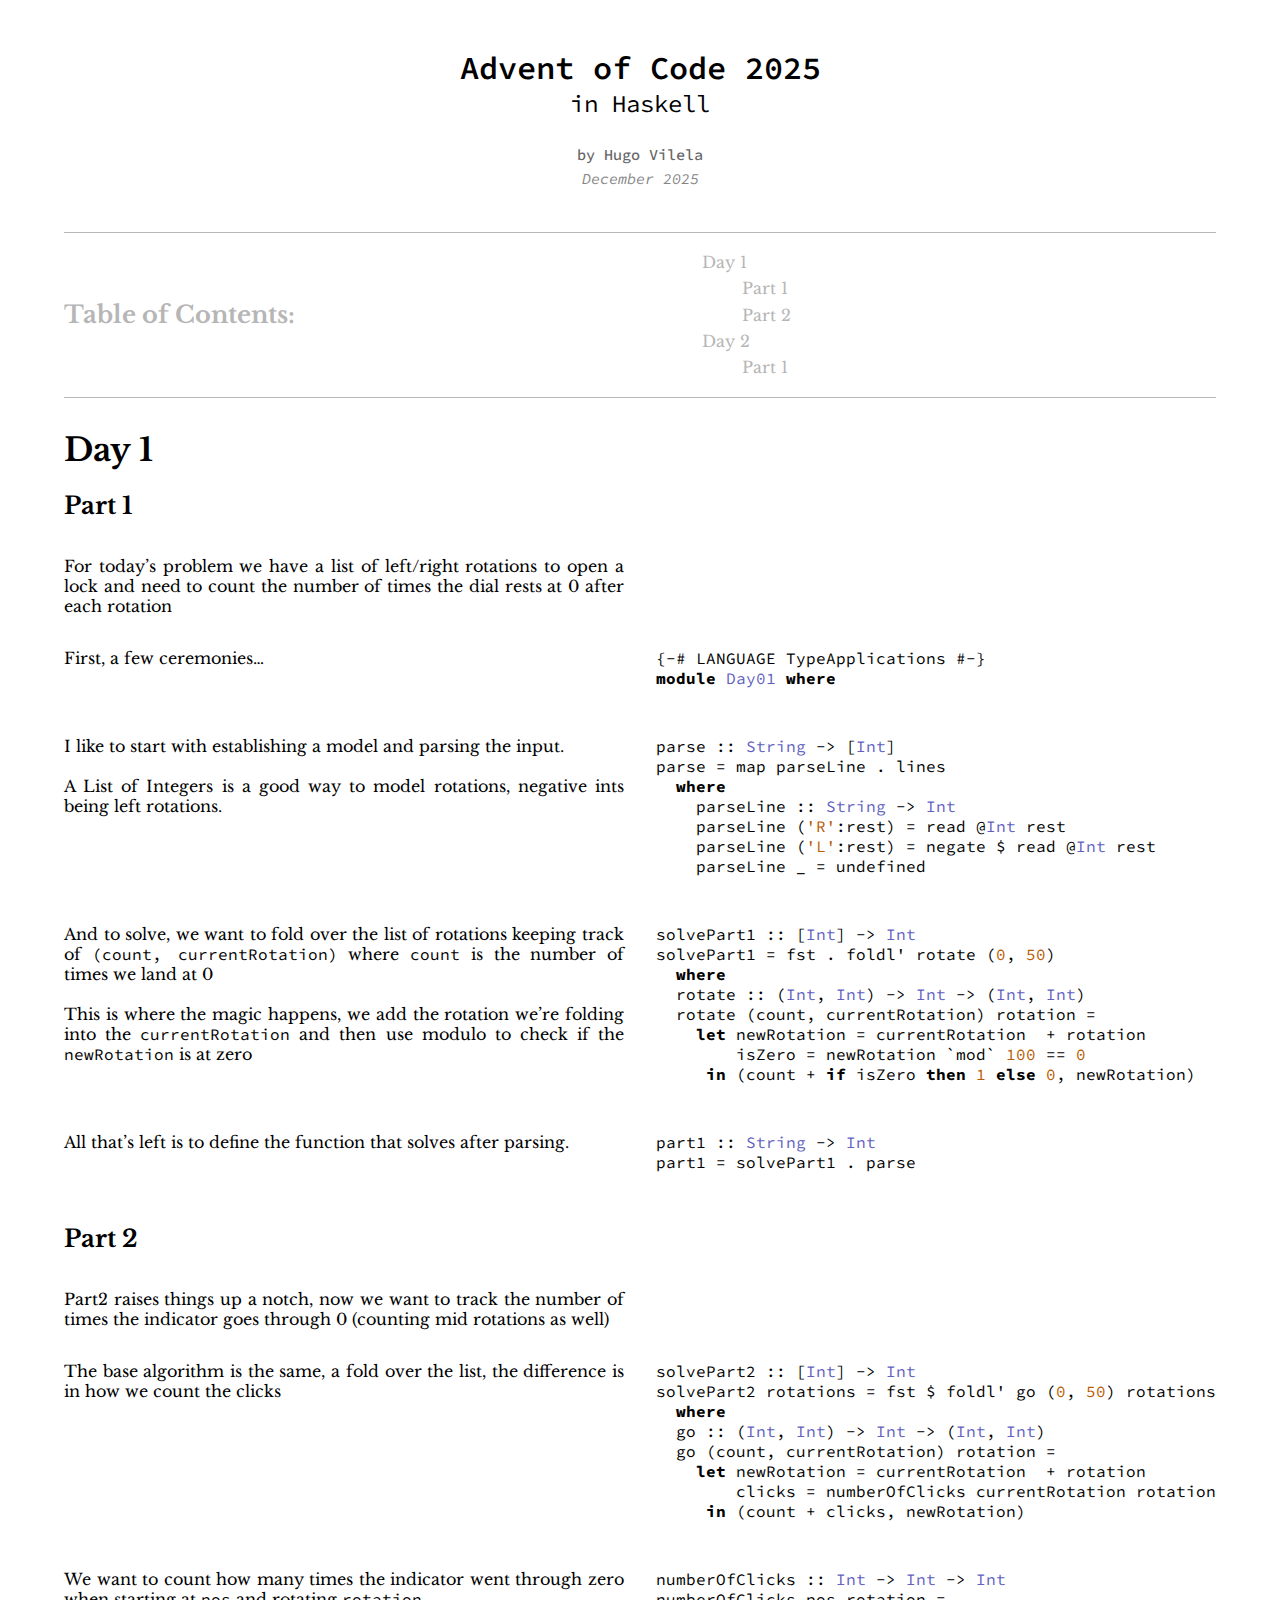
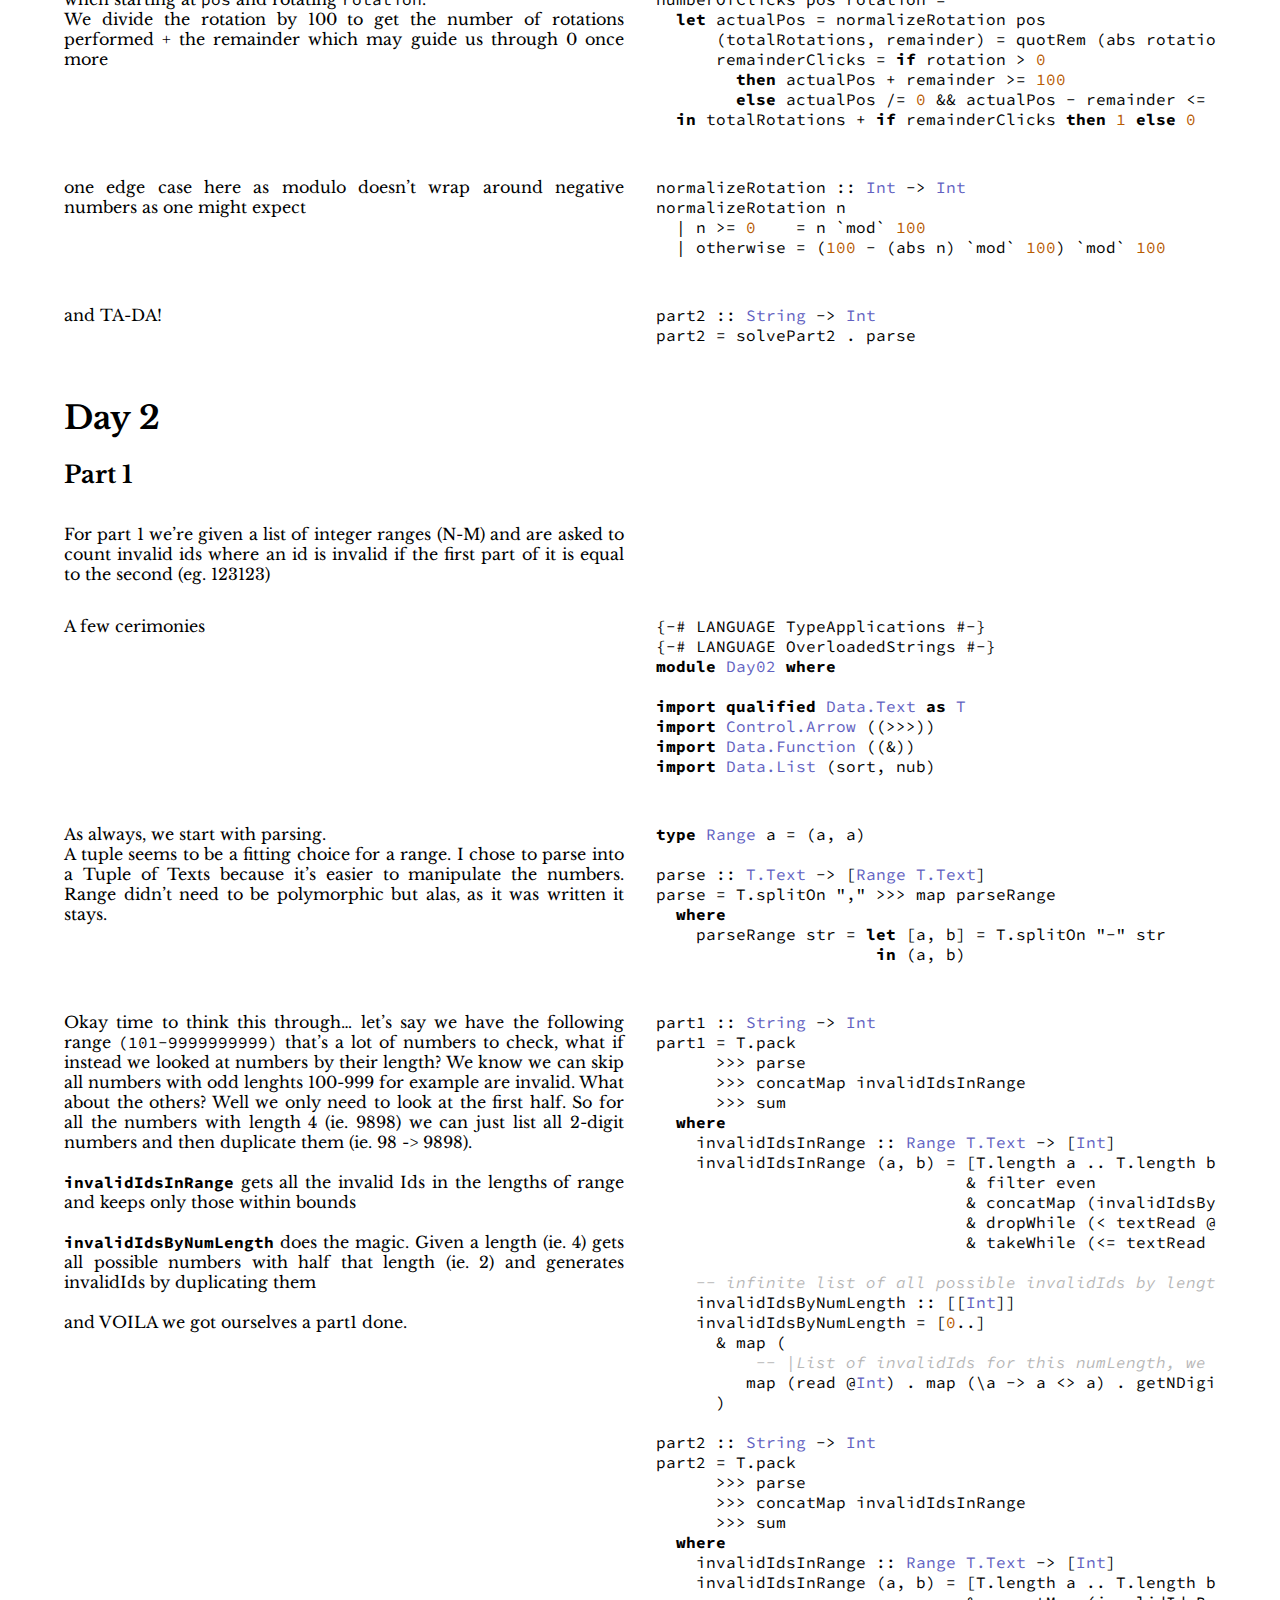
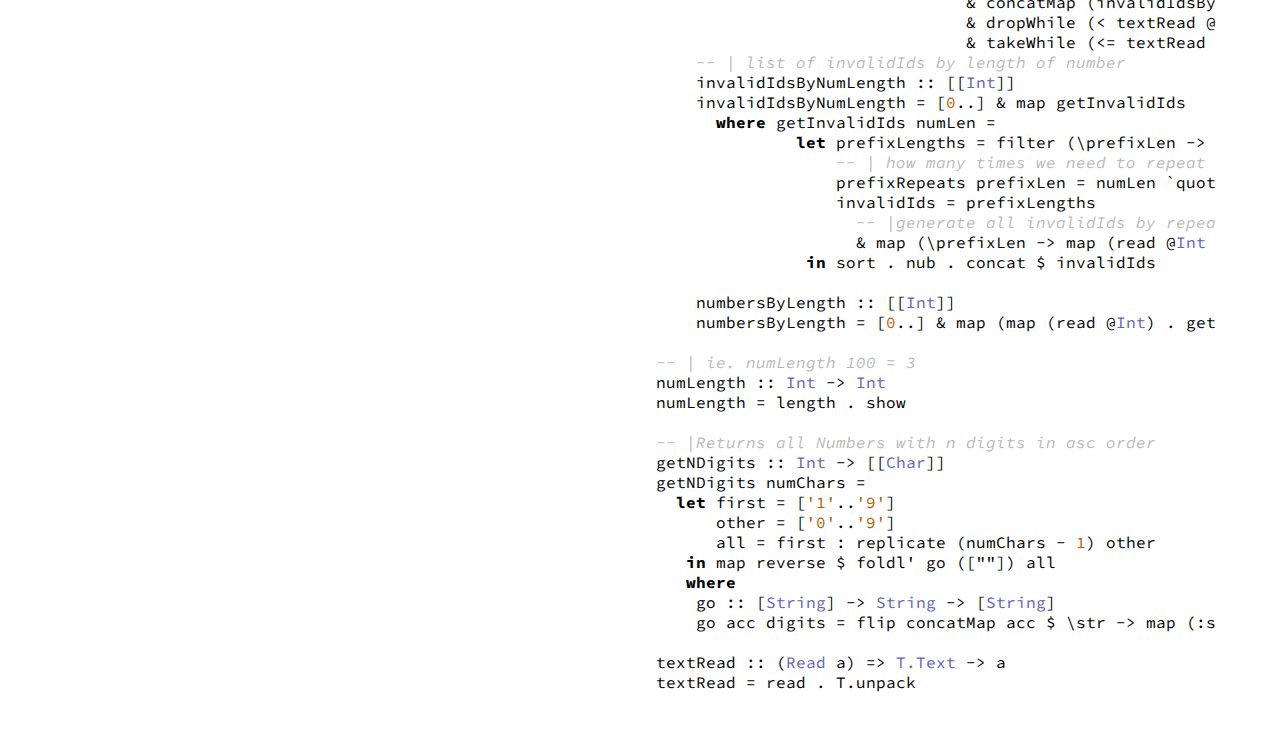
<file: docs/index.html>
<!DOCTYPE html>
<html xmlns="http://www.w3.org/1999/xhtml" lang="" xml:lang="">
<head>
  <meta charset="utf-8" />
  <meta name="generator" content="pandoc" />
  <meta name="viewport" content="width=device-width, initial-scale=1.0, user-scalable=yes" />
    <link rel="preconnect" href="https://fonts.googleapis.com">
  <link rel="preconnect" href="https://fonts.gstatic.com" crossorigin>
  <link href="https://fonts.googleapis.com/css2?family=Source+Code+Pro:ital,wght@0,200..900;1,200..900&display=swap" rel="stylesheet">
  <title>Day01</title>
  <style>
    /* Default styles provided by pandoc.
    ** See https://pandoc.org/MANUAL.html#variables-for-html for config info.
    */
    code{white-space: pre-wrap;}
    span.smallcaps{font-variant: small-caps;}
    div.columns{display: flex; gap: min(4vw, 1.5em);}
    div.column{flex: auto; overflow-x: auto;}
    div.hanging-indent{margin-left: 1.5em; text-indent: -1.5em;}
    /* The extra [class] is a hack that increases specificity enough to
       override a similar rule in reveal.js */
    ul.task-list[class]{list-style: none;}
    ul.task-list li input[type="checkbox"] {
      font-size: inherit;
      width: 0.8em;
      margin: 0 0.8em 0.2em -1.6em;
      vertical-align: middle;
    }
    .display.math{display: block; text-align: center; margin: 0.5rem auto;}
    /* CSS for syntax highlighting */
    html { -webkit-text-size-adjust: 100%; }
    pre > code.sourceCode { white-space: pre; position: relative; }
    pre > code.sourceCode > span { display: inline-block; line-height: 1.25; }
    pre > code.sourceCode > span:empty { height: 1.2em; }
    .sourceCode { overflow: visible; }
    code.sourceCode > span { color: inherit; text-decoration: inherit; }
    div.sourceCode { margin: 1em 0; }
    pre.sourceCode { margin: 0; }
    @media screen {
    div.sourceCode { overflow: auto; }
    }
    @media print {
    pre > code.sourceCode { white-space: pre-wrap; }
    pre > code.sourceCode > span { text-indent: -5em; padding-left: 5em; }
    }
    pre.numberSource code
      { counter-reset: source-line 0; }
    pre.numberSource code > span
      { position: relative; left: -4em; counter-increment: source-line; }
    pre.numberSource code > span > a:first-child::before
      { content: counter(source-line);
        position: relative; left: -1em; text-align: right; vertical-align: baseline;
        border: none; display: inline-block;
        -webkit-touch-callout: none; -webkit-user-select: none;
        -khtml-user-select: none; -moz-user-select: none;
        -ms-user-select: none; user-select: none;
        padding: 0 4px; width: 4em;
      }
    pre.numberSource { margin-left: 3em;  padding-left: 4px; }
    div.sourceCode
      {   }
    @media screen {
    pre > code.sourceCode > span > a:first-child::before { text-decoration: underline; }
    }
    code span.al { font-weight: bold; } /* Alert */
    code span.an { font-style: italic; } /* Annotation */
    code span.cf { font-weight: bold; } /* ControlFlow */
    code span.co { font-style: italic; } /* Comment */
    code span.cv { font-style: italic; } /* CommentVar */
    code span.do { font-style: italic; } /* Documentation */
    code span.dt { color: #8888c7; } /* DataType */
    code span.er { font-weight: bold; } /* Error */
    code span.in { font-style: italic; } /* Information */
    code span.kw { font-weight: bold; } /* Keyword */
    code span.pp { font-weight: bold; } /* Preprocessor */
    code span.wa { font-style: italic; } /* Warning */
  </style>
  <link rel="stylesheet" href="style.css" />
  <link rel="preconnect" href="https://fonts.googleapis.com">
  <link rel="preconnect" href="https://fonts.gstatic.com" crossorigin>
  <link href="https://fonts.googleapis.com/css2?family=Fira+Code:wght@300..700&family=Libre+Baskerville:ital,wght@0,400..700;1,400..700&display=swap" rel="stylesheet">
</head>
<body>
    <header id="title-block-header">
      <div>
        <div class='header-title'>Advent of Code 2025</div>
        <div class='header-subtitle'>in Haskell</div>
        <div class='header-meta'>
          <div class='header-author'>by Hugo Vilela</div>
          <div class='header-date'>December 2025</div>
        </div>
      </div>
  </header>
    <nav id="TOC" role="doc-toc" class="row">
    <h2>Table of Contents:</h2>
    <ul>
    <li><a href="#day-1" id="toc-day-1">Day 1</a>
    <ul>
    <li><a href="#part-1" id="toc-part-1">Part 1</a></li>
    <li><a href="#part-2" id="toc-part-2">Part 2</a></li>
    </ul></li>
    <li><a href="#day-2" id="toc-day-2">Day 2</a>
    <ul>
    <li><a href="#part-1-1" id="toc-part-1-1">Part 1</a></li>
    </ul></li>
    </ul>
  </nav>
  
  <h1 id="day-1">Day 1</h1>
  <h2 id="part-1">Part 1</h2>
  <div class="row">
  <p>For today’s problem we have a list of left/right rotations to open
  a lock and need to count the number of times the dial rests at 0 after
  each rotation</p>
  <div class="code">

  </div>
  </div>
  <div class="row">
  <p>First, a few ceremonies…</p>
  <div class="code">
  <div class="sourceCode" id="cb1"><pre
  class="sourceCode haskell"><code class="sourceCode haskell"><span id="cb1-1"><a href="#cb1-1" aria-hidden="true" tabindex="-1"></a><span class="ot">{-# LANGUAGE TypeApplications #-}</span></span>
<span id="cb1-2"><a href="#cb1-2" aria-hidden="true" tabindex="-1"></a><span class="kw">module</span> <span class="dt">Day01</span> <span class="kw">where</span></span></code></pre></div>
  </div>
  </div>
  <div class="row">
  <p>I like to start with establishing a model and parsing the
  input.<br/><br/> A List of Integers is a good way to model rotations,
  negative ints being left rotations.</p>
  <div class="code">
  <div class="sourceCode" id="cb2"><pre
  class="sourceCode haskell"><code class="sourceCode haskell"><span id="cb2-1"><a href="#cb2-1" aria-hidden="true" tabindex="-1"></a><span class="ot">parse ::</span> <span class="dt">String</span> <span class="ot">-&gt;</span> [<span class="dt">Int</span>]</span>
<span id="cb2-2"><a href="#cb2-2" aria-hidden="true" tabindex="-1"></a>parse <span class="ot">=</span> <span class="fu">map</span> parseLine <span class="op">.</span> <span class="fu">lines</span></span>
<span id="cb2-3"><a href="#cb2-3" aria-hidden="true" tabindex="-1"></a>  <span class="kw">where</span></span>
<span id="cb2-4"><a href="#cb2-4" aria-hidden="true" tabindex="-1"></a><span class="ot">    parseLine ::</span> <span class="dt">String</span> <span class="ot">-&gt;</span> <span class="dt">Int</span></span>
<span id="cb2-5"><a href="#cb2-5" aria-hidden="true" tabindex="-1"></a>    parseLine (<span class="ch">&#39;R&#39;</span><span class="op">:</span>rest) <span class="ot">=</span> <span class="fu">read</span> <span class="op">@</span><span class="dt">Int</span> rest</span>
<span id="cb2-6"><a href="#cb2-6" aria-hidden="true" tabindex="-1"></a>    parseLine (<span class="ch">&#39;L&#39;</span><span class="op">:</span>rest) <span class="ot">=</span> <span class="fu">negate</span> <span class="op">$</span> <span class="fu">read</span> <span class="op">@</span><span class="dt">Int</span> rest</span>
<span id="cb2-7"><a href="#cb2-7" aria-hidden="true" tabindex="-1"></a>    parseLine _ <span class="ot">=</span> <span class="fu">undefined</span></span></code></pre></div>
  </div>
  </div>
  <div class="row">
  <p>And to solve, we want to fold over the list of rotations keeping
  track of <code>(count, currentRotation)</code> where
  <code>count</code> is the number of times we land at 0 <br/> <br/>
  This is where the magic happens, we add the rotation we’re folding
  into the <code>currentRotation</code> and then use modulo to check if
  the <code>newRotation</code> is at zero</p>
  <div class="code">
  <div class="sourceCode" id="cb3"><pre
  class="sourceCode haskell"><code class="sourceCode haskell"><span id="cb3-1"><a href="#cb3-1" aria-hidden="true" tabindex="-1"></a><span class="ot">solvePart1 ::</span> [<span class="dt">Int</span>] <span class="ot">-&gt;</span> <span class="dt">Int</span></span>
<span id="cb3-2"><a href="#cb3-2" aria-hidden="true" tabindex="-1"></a>solvePart1 <span class="ot">=</span> <span class="fu">fst</span> <span class="op">.</span> foldl&#39; rotate (<span class="dv">0</span>, <span class="dv">50</span>)</span>
<span id="cb3-3"><a href="#cb3-3" aria-hidden="true" tabindex="-1"></a>  <span class="kw">where</span></span>
<span id="cb3-4"><a href="#cb3-4" aria-hidden="true" tabindex="-1"></a><span class="ot">  rotate ::</span> (<span class="dt">Int</span>, <span class="dt">Int</span>) <span class="ot">-&gt;</span> <span class="dt">Int</span> <span class="ot">-&gt;</span> (<span class="dt">Int</span>, <span class="dt">Int</span>)</span>
<span id="cb3-5"><a href="#cb3-5" aria-hidden="true" tabindex="-1"></a>  rotate (count, currentRotation) rotation <span class="ot">=</span> </span>
<span id="cb3-6"><a href="#cb3-6" aria-hidden="true" tabindex="-1"></a>    <span class="kw">let</span> newRotation <span class="ot">=</span> currentRotation  <span class="op">+</span> rotation</span>
<span id="cb3-7"><a href="#cb3-7" aria-hidden="true" tabindex="-1"></a>        isZero <span class="ot">=</span> newRotation <span class="ot">`mod`</span> <span class="dv">100</span> <span class="op">==</span> <span class="dv">0</span></span>
<span id="cb3-8"><a href="#cb3-8" aria-hidden="true" tabindex="-1"></a>     <span class="kw">in</span> (count <span class="op">+</span> <span class="kw">if</span> isZero <span class="kw">then</span> <span class="dv">1</span> <span class="kw">else</span> <span class="dv">0</span>, newRotation)</span></code></pre></div>
  </div>
  </div>
  <div class="row">
  <p>All that’s left is to define the function that solves after
  parsing.</p>
  <div class="code">
  <div class="sourceCode" id="cb4"><pre
  class="sourceCode haskell"><code class="sourceCode haskell"><span id="cb4-1"><a href="#cb4-1" aria-hidden="true" tabindex="-1"></a><span class="ot">part1 ::</span> <span class="dt">String</span> <span class="ot">-&gt;</span> <span class="dt">Int</span></span>
<span id="cb4-2"><a href="#cb4-2" aria-hidden="true" tabindex="-1"></a>part1 <span class="ot">=</span> solvePart1 <span class="op">.</span> parse</span></code></pre></div>
  </div>
  </div>
  <h2 id="part-2">Part 2</h2>
  <div class="row">
  <p>Part2 raises things up a notch, now we want to track the number of
  times the indicator goes through 0 (counting mid rotations as
  well)</p>
  <div class="code">

  </div>
  </div>
  <div class="row">
  <p>The base algorithm is the same, a fold over the list, the
  difference is in how we count the clicks</p>
  <div class="code">
  <div class="sourceCode" id="cb5"><pre
  class="sourceCode haskell"><code class="sourceCode haskell"><span id="cb5-1"><a href="#cb5-1" aria-hidden="true" tabindex="-1"></a><span class="ot">solvePart2 ::</span> [<span class="dt">Int</span>] <span class="ot">-&gt;</span> <span class="dt">Int</span></span>
<span id="cb5-2"><a href="#cb5-2" aria-hidden="true" tabindex="-1"></a>solvePart2 rotations <span class="ot">=</span> <span class="fu">fst</span> <span class="op">$</span> foldl&#39; go (<span class="dv">0</span>, <span class="dv">50</span>) rotations</span>
<span id="cb5-3"><a href="#cb5-3" aria-hidden="true" tabindex="-1"></a>  <span class="kw">where</span></span>
<span id="cb5-4"><a href="#cb5-4" aria-hidden="true" tabindex="-1"></a><span class="ot">  go ::</span> (<span class="dt">Int</span>, <span class="dt">Int</span>) <span class="ot">-&gt;</span> <span class="dt">Int</span> <span class="ot">-&gt;</span> (<span class="dt">Int</span>, <span class="dt">Int</span>)</span>
<span id="cb5-5"><a href="#cb5-5" aria-hidden="true" tabindex="-1"></a>  go (count, currentRotation) rotation <span class="ot">=</span> </span>
<span id="cb5-6"><a href="#cb5-6" aria-hidden="true" tabindex="-1"></a>    <span class="kw">let</span> newRotation <span class="ot">=</span> currentRotation  <span class="op">+</span> rotation</span>
<span id="cb5-7"><a href="#cb5-7" aria-hidden="true" tabindex="-1"></a>        clicks <span class="ot">=</span> numberOfClicks currentRotation rotation</span>
<span id="cb5-8"><a href="#cb5-8" aria-hidden="true" tabindex="-1"></a>     <span class="kw">in</span> (count <span class="op">+</span> clicks, newRotation)</span></code></pre></div>
  </div>
  </div>
  <div class="row">
  <p>We want to count how many times the indicator went through zero
  when starting at <code>pos</code> and rotating
  <code>rotation</code>.<br/> We divide the rotation by 100 to get the
  number of rotations performed + the remainder which may guide us
  through 0 once more</p>
  <div class="code">
  <div class="sourceCode" id="cb6"><pre
  class="sourceCode haskell"><code class="sourceCode haskell"><span id="cb6-1"><a href="#cb6-1" aria-hidden="true" tabindex="-1"></a><span class="ot">numberOfClicks ::</span> <span class="dt">Int</span> <span class="ot">-&gt;</span> <span class="dt">Int</span> <span class="ot">-&gt;</span> <span class="dt">Int</span></span>
<span id="cb6-2"><a href="#cb6-2" aria-hidden="true" tabindex="-1"></a>numberOfClicks pos rotation <span class="ot">=</span> </span>
<span id="cb6-3"><a href="#cb6-3" aria-hidden="true" tabindex="-1"></a>  <span class="kw">let</span> actualPos <span class="ot">=</span> normalizeRotation pos</span>
<span id="cb6-4"><a href="#cb6-4" aria-hidden="true" tabindex="-1"></a>      (totalRotations, remainder) <span class="ot">=</span> <span class="fu">quotRem</span> (<span class="fu">abs</span> rotation) <span class="dv">100</span></span>
<span id="cb6-5"><a href="#cb6-5" aria-hidden="true" tabindex="-1"></a>      remainderClicks <span class="ot">=</span> <span class="kw">if</span> rotation <span class="op">&gt;</span> <span class="dv">0</span> </span>
<span id="cb6-6"><a href="#cb6-6" aria-hidden="true" tabindex="-1"></a>        <span class="kw">then</span> actualPos <span class="op">+</span> remainder <span class="op">&gt;=</span> <span class="dv">100</span></span>
<span id="cb6-7"><a href="#cb6-7" aria-hidden="true" tabindex="-1"></a>        <span class="kw">else</span> actualPos <span class="op">/=</span> <span class="dv">0</span> <span class="op">&amp;&amp;</span> actualPos <span class="op">-</span> remainder <span class="op">&lt;=</span> <span class="dv">0</span></span>
<span id="cb6-8"><a href="#cb6-8" aria-hidden="true" tabindex="-1"></a>  <span class="kw">in</span> totalRotations <span class="op">+</span> <span class="kw">if</span> remainderClicks <span class="kw">then</span> <span class="dv">1</span> <span class="kw">else</span> <span class="dv">0</span></span></code></pre></div>
  </div>
  </div>
  <div class="row">
  <p>one edge case here as modulo doesn’t wrap around negative numbers
  as one might expect</p>
  <div class="code">
  <div class="sourceCode" id="cb7"><pre
  class="sourceCode haskell"><code class="sourceCode haskell"><span id="cb7-1"><a href="#cb7-1" aria-hidden="true" tabindex="-1"></a><span class="ot">normalizeRotation ::</span> <span class="dt">Int</span> <span class="ot">-&gt;</span> <span class="dt">Int</span></span>
<span id="cb7-2"><a href="#cb7-2" aria-hidden="true" tabindex="-1"></a>normalizeRotation n</span>
<span id="cb7-3"><a href="#cb7-3" aria-hidden="true" tabindex="-1"></a>  <span class="op">|</span> n <span class="op">&gt;=</span> <span class="dv">0</span>    <span class="ot">=</span> n <span class="ot">`mod`</span> <span class="dv">100</span></span>
<span id="cb7-4"><a href="#cb7-4" aria-hidden="true" tabindex="-1"></a>  <span class="op">|</span> <span class="fu">otherwise</span> <span class="ot">=</span> (<span class="dv">100</span> <span class="op">-</span> (<span class="fu">abs</span> n) <span class="ot">`mod`</span> <span class="dv">100</span>) <span class="ot">`mod`</span> <span class="dv">100</span></span></code></pre></div>
  </div>
  </div>
  <div class="row">
  <p>and TA-DA!</p>
  <div class="code">
  <div class="sourceCode" id="cb8"><pre
  class="sourceCode haskell"><code class="sourceCode haskell"><span id="cb8-1"><a href="#cb8-1" aria-hidden="true" tabindex="-1"></a><span class="ot">part2 ::</span> <span class="dt">String</span> <span class="ot">-&gt;</span> <span class="dt">Int</span></span>
<span id="cb8-2"><a href="#cb8-2" aria-hidden="true" tabindex="-1"></a>part2 <span class="ot">=</span> solvePart2 <span class="op">.</span> parse</span></code></pre></div>
  </div>
  </div>
  <h1 id="day-2">Day 2</h1>
  <h2 id="part-1-1">Part 1</h2>
  <div class="row">
  <p>For part 1 we’re given a list of integer ranges (N-M) and are asked
  to count invalid ids where an id is invalid if the first part of it is
  equal to the second (eg. 123123)</p>
  <div class="code">

  </div>
  </div>
  <div class="row">
  <p>A few cerimonies</p>
  <div class="code">
  <div class="sourceCode" id="cb9"><pre
  class="sourceCode haskell"><code class="sourceCode haskell"><span id="cb9-1"><a href="#cb9-1" aria-hidden="true" tabindex="-1"></a><span class="ot">{-# LANGUAGE TypeApplications #-}</span></span>
<span id="cb9-2"><a href="#cb9-2" aria-hidden="true" tabindex="-1"></a><span class="ot">{-# LANGUAGE OverloadedStrings #-}</span></span>
<span id="cb9-3"><a href="#cb9-3" aria-hidden="true" tabindex="-1"></a><span class="kw">module</span> <span class="dt">Day02</span> <span class="kw">where</span></span>
<span id="cb9-4"><a href="#cb9-4" aria-hidden="true" tabindex="-1"></a></span>
<span id="cb9-5"><a href="#cb9-5" aria-hidden="true" tabindex="-1"></a><span class="kw">import</span> <span class="kw">qualified</span> <span class="dt">Data.Text</span> <span class="kw">as</span> <span class="dt">T</span></span>
<span id="cb9-6"><a href="#cb9-6" aria-hidden="true" tabindex="-1"></a><span class="kw">import</span> <span class="dt">Control.Arrow</span> ((&gt;&gt;&gt;))</span>
<span id="cb9-7"><a href="#cb9-7" aria-hidden="true" tabindex="-1"></a><span class="kw">import</span> <span class="dt">Data.Function</span> ((&amp;))</span>
<span id="cb9-8"><a href="#cb9-8" aria-hidden="true" tabindex="-1"></a><span class="kw">import</span> <span class="dt">Data.List</span> (sort, nub)</span></code></pre></div>
  </div>
  </div>
  <div class="row">
  <p>As always, we start with parsing.<br/> A tuple seems to be a
  fitting choice for a range. I chose to parse into a Tuple of Texts
  because it’s easier to manipulate the numbers. Range didn’t need to be
  polymorphic but alas, as it was written it stays.</p>
  <div class="code">
  <div class="sourceCode" id="cb10"><pre
  class="sourceCode haskell"><code class="sourceCode haskell"><span id="cb10-1"><a href="#cb10-1" aria-hidden="true" tabindex="-1"></a><span class="kw">type</span> <span class="dt">Range</span> a <span class="ot">=</span> (a, a)</span>
<span id="cb10-2"><a href="#cb10-2" aria-hidden="true" tabindex="-1"></a></span>
<span id="cb10-3"><a href="#cb10-3" aria-hidden="true" tabindex="-1"></a><span class="ot">parse ::</span> <span class="dt">T.Text</span> <span class="ot">-&gt;</span> [<span class="dt">Range</span> <span class="dt">T.Text</span>]</span>
<span id="cb10-4"><a href="#cb10-4" aria-hidden="true" tabindex="-1"></a>parse <span class="ot">=</span> T.splitOn <span class="st">&quot;,&quot;</span> <span class="op">&gt;&gt;&gt;</span> <span class="fu">map</span> parseRange</span>
<span id="cb10-5"><a href="#cb10-5" aria-hidden="true" tabindex="-1"></a>  <span class="kw">where</span> </span>
<span id="cb10-6"><a href="#cb10-6" aria-hidden="true" tabindex="-1"></a>    parseRange str <span class="ot">=</span> <span class="kw">let</span> [a, b] <span class="ot">=</span> T.splitOn <span class="st">&quot;-&quot;</span> str</span>
<span id="cb10-7"><a href="#cb10-7" aria-hidden="true" tabindex="-1"></a>                      <span class="kw">in</span> (a, b)</span></code></pre></div>
  </div>
  </div>
  <div class="row">
  <p>Okay time to think this through… let’s say we have the following
  range <code>(101-9999999999)</code> that’s a lot of numbers to check,
  what if instead we looked at numbers by their length? We know we can
  skip all numbers with odd lenghts 100-999 for example are invalid.
  What about the others? Well we only need to look at the first half. So
  for all the numbers with length 4 (ie. 9898) we can just list all
  2-digit numbers and then duplicate them (ie. 98 -&gt; 9898). <br><br>
  <strong><code>invalidIdsInRange</code></strong> gets all the invalid
  Ids in the lengths of range and keeps only those within bounds
  <br><br> <strong><code>invalidIdsByNumLength</code></strong> does the
  magic. Given a length (ie. 4) gets all possible numbers with half that
  length (ie. 2) and generates invalidIds by duplicating them <br><br>
  and VOILA we got ourselves a part1 done.</p>
  <div class="code">
  <div class="sourceCode" id="cb11"><pre
  class="sourceCode haskell"><code class="sourceCode haskell"><span id="cb11-1"><a href="#cb11-1" aria-hidden="true" tabindex="-1"></a><span class="ot">part1 ::</span> <span class="dt">String</span> <span class="ot">-&gt;</span> <span class="dt">Int</span></span>
<span id="cb11-2"><a href="#cb11-2" aria-hidden="true" tabindex="-1"></a>part1 <span class="ot">=</span> T.pack </span>
<span id="cb11-3"><a href="#cb11-3" aria-hidden="true" tabindex="-1"></a>      <span class="op">&gt;&gt;&gt;</span> parse </span>
<span id="cb11-4"><a href="#cb11-4" aria-hidden="true" tabindex="-1"></a>      <span class="op">&gt;&gt;&gt;</span> <span class="fu">concatMap</span> invalidIdsInRange </span>
<span id="cb11-5"><a href="#cb11-5" aria-hidden="true" tabindex="-1"></a>      <span class="op">&gt;&gt;&gt;</span> <span class="fu">sum</span> </span>
<span id="cb11-6"><a href="#cb11-6" aria-hidden="true" tabindex="-1"></a>  <span class="kw">where</span></span>
<span id="cb11-7"><a href="#cb11-7" aria-hidden="true" tabindex="-1"></a><span class="ot">    invalidIdsInRange ::</span> <span class="dt">Range</span> <span class="dt">T.Text</span> <span class="ot">-&gt;</span> [<span class="dt">Int</span>]</span>
<span id="cb11-8"><a href="#cb11-8" aria-hidden="true" tabindex="-1"></a>    invalidIdsInRange (a, b) <span class="ot">=</span> [T.length a <span class="op">..</span> T.length b]</span>
<span id="cb11-9"><a href="#cb11-9" aria-hidden="true" tabindex="-1"></a>                               <span class="op">&amp;</span> <span class="fu">filter</span> <span class="fu">even</span>                          <span class="co">-- ^Only even length numbers, odd ones cannot be mirrored</span></span>
<span id="cb11-10"><a href="#cb11-10" aria-hidden="true" tabindex="-1"></a>                               <span class="op">&amp;</span> <span class="fu">concatMap</span> (invalidIdsByNumLength <span class="op">!!</span>) <span class="co">-- ^Get all invalidIds between those lengths</span></span>
<span id="cb11-11"><a href="#cb11-11" aria-hidden="true" tabindex="-1"></a>                               <span class="op">&amp;</span> <span class="fu">dropWhile</span> (<span class="op">&lt;</span> textRead <span class="op">@</span><span class="dt">Int</span> a)</span>
<span id="cb11-12"><a href="#cb11-12" aria-hidden="true" tabindex="-1"></a>                               <span class="op">&amp;</span> <span class="fu">takeWhile</span> (<span class="op">&lt;=</span> textRead <span class="op">@</span><span class="dt">Int</span> b) </span>
<span id="cb11-13"><a href="#cb11-13" aria-hidden="true" tabindex="-1"></a></span>
<span id="cb11-14"><a href="#cb11-14" aria-hidden="true" tabindex="-1"></a>    <span class="co">-- infinite list of all possible invalidIds by length</span></span>
<span id="cb11-15"><a href="#cb11-15" aria-hidden="true" tabindex="-1"></a><span class="ot">    invalidIdsByNumLength ::</span> [[<span class="dt">Int</span>]]</span>
<span id="cb11-16"><a href="#cb11-16" aria-hidden="true" tabindex="-1"></a>    invalidIdsByNumLength <span class="ot">=</span> [<span class="dv">0</span><span class="op">..</span>] </span>
<span id="cb11-17"><a href="#cb11-17" aria-hidden="true" tabindex="-1"></a>      <span class="op">&amp;</span> <span class="fu">map</span> (</span>
<span id="cb11-18"><a href="#cb11-18" aria-hidden="true" tabindex="-1"></a>          <span class="co">-- |List of invalidIds for this numLength, we generate the first half and then duplicate it</span></span>
<span id="cb11-19"><a href="#cb11-19" aria-hidden="true" tabindex="-1"></a>         <span class="fu">map</span> (<span class="fu">read</span> <span class="op">@</span><span class="dt">Int</span>) <span class="op">.</span> <span class="fu">map</span> (\a <span class="ot">-&gt;</span> a <span class="op">&lt;&gt;</span> a) <span class="op">.</span> getNDigits  <span class="op">.</span> (<span class="ot">`div`</span> <span class="dv">2</span>)</span>
<span id="cb11-20"><a href="#cb11-20" aria-hidden="true" tabindex="-1"></a>      )</span>
<span id="cb11-21"><a href="#cb11-21" aria-hidden="true" tabindex="-1"></a></span>
<span id="cb11-22"><a href="#cb11-22" aria-hidden="true" tabindex="-1"></a><span class="ot">part2 ::</span> <span class="dt">String</span> <span class="ot">-&gt;</span> <span class="dt">Int</span></span>
<span id="cb11-23"><a href="#cb11-23" aria-hidden="true" tabindex="-1"></a>part2 <span class="ot">=</span> T.pack </span>
<span id="cb11-24"><a href="#cb11-24" aria-hidden="true" tabindex="-1"></a>      <span class="op">&gt;&gt;&gt;</span> parse </span>
<span id="cb11-25"><a href="#cb11-25" aria-hidden="true" tabindex="-1"></a>      <span class="op">&gt;&gt;&gt;</span> <span class="fu">concatMap</span> invalidIdsInRange</span>
<span id="cb11-26"><a href="#cb11-26" aria-hidden="true" tabindex="-1"></a>      <span class="op">&gt;&gt;&gt;</span> <span class="fu">sum</span> </span>
<span id="cb11-27"><a href="#cb11-27" aria-hidden="true" tabindex="-1"></a>  <span class="kw">where</span></span>
<span id="cb11-28"><a href="#cb11-28" aria-hidden="true" tabindex="-1"></a><span class="ot">    invalidIdsInRange ::</span> <span class="dt">Range</span> <span class="dt">T.Text</span> <span class="ot">-&gt;</span> [<span class="dt">Int</span>]</span>
<span id="cb11-29"><a href="#cb11-29" aria-hidden="true" tabindex="-1"></a>    invalidIdsInRange (a, b) <span class="ot">=</span> [T.length a <span class="op">..</span> T.length b] </span>
<span id="cb11-30"><a href="#cb11-30" aria-hidden="true" tabindex="-1"></a>                               <span class="op">&amp;</span> <span class="fu">concatMap</span> (invalidIdsByNumLength <span class="op">!!</span>)</span>
<span id="cb11-31"><a href="#cb11-31" aria-hidden="true" tabindex="-1"></a>                               <span class="op">&amp;</span> <span class="fu">dropWhile</span> (<span class="op">&lt;</span> textRead <span class="op">@</span><span class="dt">Int</span> a)</span>
<span id="cb11-32"><a href="#cb11-32" aria-hidden="true" tabindex="-1"></a>                               <span class="op">&amp;</span> <span class="fu">takeWhile</span> (<span class="op">&lt;=</span> textRead <span class="op">@</span><span class="dt">Int</span> b) </span>
<span id="cb11-33"><a href="#cb11-33" aria-hidden="true" tabindex="-1"></a>    <span class="co">-- | list of invalidIds by length of number</span></span>
<span id="cb11-34"><a href="#cb11-34" aria-hidden="true" tabindex="-1"></a><span class="ot">    invalidIdsByNumLength ::</span> [[<span class="dt">Int</span>]]</span>
<span id="cb11-35"><a href="#cb11-35" aria-hidden="true" tabindex="-1"></a>    invalidIdsByNumLength <span class="ot">=</span> [<span class="dv">0</span><span class="op">..</span>] <span class="op">&amp;</span> <span class="fu">map</span> getInvalidIds</span>
<span id="cb11-36"><a href="#cb11-36" aria-hidden="true" tabindex="-1"></a>      <span class="kw">where</span> getInvalidIds numLen <span class="ot">=</span></span>
<span id="cb11-37"><a href="#cb11-37" aria-hidden="true" tabindex="-1"></a>              <span class="kw">let</span> prefixLengths <span class="ot">=</span> <span class="fu">filter</span> (\prefixLen <span class="ot">-&gt;</span> numLen <span class="ot">`rem`</span> prefixLen <span class="op">==</span> <span class="dv">0</span>) [<span class="dv">1</span><span class="op">..</span>(numLen <span class="op">-</span> <span class="dv">1</span>)]</span>
<span id="cb11-38"><a href="#cb11-38" aria-hidden="true" tabindex="-1"></a>                  <span class="co">-- | how many times we need to repeat a prefix to get back at numLen</span></span>
<span id="cb11-39"><a href="#cb11-39" aria-hidden="true" tabindex="-1"></a>                  prefixRepeats prefixLen <span class="ot">=</span> numLen <span class="ot">`quot`</span> prefixLen </span>
<span id="cb11-40"><a href="#cb11-40" aria-hidden="true" tabindex="-1"></a>                  invalidIds <span class="ot">=</span> prefixLengths </span>
<span id="cb11-41"><a href="#cb11-41" aria-hidden="true" tabindex="-1"></a>                    <span class="co">-- |generate all invalidIds by repeating the prefixes as needed</span></span>
<span id="cb11-42"><a href="#cb11-42" aria-hidden="true" tabindex="-1"></a>                    <span class="op">&amp;</span> <span class="fu">map</span> (\prefixLen <span class="ot">-&gt;</span> <span class="fu">map</span> (<span class="fu">read</span> <span class="op">@</span><span class="dt">Int</span> <span class="op">.</span> <span class="fu">concat</span> <span class="op">.</span> <span class="fu">replicate</span> (prefixRepeats prefixLen)) <span class="op">$</span> getNDigits prefixLen)</span>
<span id="cb11-43"><a href="#cb11-43" aria-hidden="true" tabindex="-1"></a>               <span class="kw">in</span> <span class="fu">sort</span> <span class="op">.</span> nub <span class="op">.</span> <span class="fu">concat</span> <span class="op">$</span> invalidIds</span>
<span id="cb11-44"><a href="#cb11-44" aria-hidden="true" tabindex="-1"></a></span>
<span id="cb11-45"><a href="#cb11-45" aria-hidden="true" tabindex="-1"></a><span class="ot">    numbersByLength ::</span> [[<span class="dt">Int</span>]]</span>
<span id="cb11-46"><a href="#cb11-46" aria-hidden="true" tabindex="-1"></a>    numbersByLength <span class="ot">=</span> [<span class="dv">0</span><span class="op">..</span>] <span class="op">&amp;</span> <span class="fu">map</span> (<span class="fu">map</span> (<span class="fu">read</span> <span class="op">@</span><span class="dt">Int</span>) <span class="op">.</span> getNDigits)</span>
<span id="cb11-47"><a href="#cb11-47" aria-hidden="true" tabindex="-1"></a></span>
<span id="cb11-48"><a href="#cb11-48" aria-hidden="true" tabindex="-1"></a><span class="co">-- | ie. numLength 100 = 3</span></span>
<span id="cb11-49"><a href="#cb11-49" aria-hidden="true" tabindex="-1"></a><span class="ot">numLength ::</span> <span class="dt">Int</span> <span class="ot">-&gt;</span> <span class="dt">Int</span></span>
<span id="cb11-50"><a href="#cb11-50" aria-hidden="true" tabindex="-1"></a>numLength <span class="ot">=</span> <span class="fu">length</span> <span class="op">.</span> <span class="fu">show</span></span>
<span id="cb11-51"><a href="#cb11-51" aria-hidden="true" tabindex="-1"></a></span>
<span id="cb11-52"><a href="#cb11-52" aria-hidden="true" tabindex="-1"></a><span class="co">-- |Returns all Numbers with n digits in asc order</span></span>
<span id="cb11-53"><a href="#cb11-53" aria-hidden="true" tabindex="-1"></a><span class="ot">getNDigits ::</span> <span class="dt">Int</span> <span class="ot">-&gt;</span> [[<span class="dt">Char</span>]]</span>
<span id="cb11-54"><a href="#cb11-54" aria-hidden="true" tabindex="-1"></a>getNDigits numChars <span class="ot">=</span> </span>
<span id="cb11-55"><a href="#cb11-55" aria-hidden="true" tabindex="-1"></a>  <span class="kw">let</span> first <span class="ot">=</span> [<span class="ch">&#39;1&#39;</span><span class="op">..</span><span class="ch">&#39;9&#39;</span>]</span>
<span id="cb11-56"><a href="#cb11-56" aria-hidden="true" tabindex="-1"></a>      other <span class="ot">=</span> [<span class="ch">&#39;0&#39;</span><span class="op">..</span><span class="ch">&#39;9&#39;</span>]</span>
<span id="cb11-57"><a href="#cb11-57" aria-hidden="true" tabindex="-1"></a>      <span class="fu">all</span> <span class="ot">=</span> first <span class="op">:</span> <span class="fu">replicate</span> (numChars <span class="op">-</span> <span class="dv">1</span>) other</span>
<span id="cb11-58"><a href="#cb11-58" aria-hidden="true" tabindex="-1"></a>   <span class="kw">in</span> <span class="fu">map</span> <span class="fu">reverse</span> <span class="op">$</span> foldl&#39; go ([<span class="st">&quot;&quot;</span>]) <span class="fu">all</span></span>
<span id="cb11-59"><a href="#cb11-59" aria-hidden="true" tabindex="-1"></a>   <span class="kw">where</span></span>
<span id="cb11-60"><a href="#cb11-60" aria-hidden="true" tabindex="-1"></a><span class="ot">    go ::</span> [<span class="dt">String</span>] <span class="ot">-&gt;</span> <span class="dt">String</span> <span class="ot">-&gt;</span> [<span class="dt">String</span>]</span>
<span id="cb11-61"><a href="#cb11-61" aria-hidden="true" tabindex="-1"></a>    go acc digits <span class="ot">=</span> <span class="fu">flip</span> <span class="fu">concatMap</span> acc <span class="op">$</span> \str <span class="ot">-&gt;</span> <span class="fu">map</span> (<span class="op">:</span>str) digits</span>
<span id="cb11-62"><a href="#cb11-62" aria-hidden="true" tabindex="-1"></a></span>
<span id="cb11-63"><a href="#cb11-63" aria-hidden="true" tabindex="-1"></a><span class="ot">textRead ::</span> (<span class="dt">Read</span> a) <span class="ot">=&gt;</span> <span class="dt">T.Text</span> <span class="ot">-&gt;</span> a</span>
<span id="cb11-64"><a href="#cb11-64" aria-hidden="true" tabindex="-1"></a>textRead <span class="ot">=</span> <span class="fu">read</span> <span class="op">.</span> T.unpack </span></code></pre></div>
  </div>
  </div>

    <script>
    // TOC Theme Toggle
    (function() {
      const toc = document.getElementById('TOC');
      const toggle = document.getElementById('theme-toggle');
      const icon = document.querySelector('.theme-icon');

      if (!toc || !toggle || !icon) return;

      // Load saved theme preference
      const savedTheme = localStorage.getItem('tocTheme') || 'light';
      if (savedTheme === 'dark') {
        toc.classList.add('dark-theme');
        icon.textContent = '🌙';
      }

      // Toggle theme on click
      toggle.addEventListener('click', function() {
        toc.classList.toggle('dark-theme');
        const isDark = toc.classList.contains('dark-theme');
        icon.textContent = isDark ? '🌙' : '☀️';
        localStorage.setItem('tocTheme', isDark ? 'dark' : 'light');
      });
    })();
  </script>
</body>
</html>
</file>
<file: docs/style.css>
:root {
  --text: black;
  --bg: white;
  --text-blend: #666;
  --text-blend-2:rgb(182, 182, 182);
  --syntax-data-type: #6161c1;
  --syntax-comment: var(--text-blend-2);
  --syntax-comment: var(--text-blend-2);
  --syntax-value: #b85c00;
  --syntax-keyword: currentColor;
}

@media (prefers-color-scheme: dark) {
  :root {
    --text: white;
    --bg: #18191B;
    --text-blend: rgb(200, 200, 200);
    --text-blend-2: rgb(150, 150, 150);
    --syntax-value: orange;
    --syntax-data-type: #9191dd;
  }
}

html {
  scroll-behavior: smooth;
}

#TOC {
  align-items: center;
  border-block: 1px solid currentColor;
  margin-bottom: 2rem;

  &:hover {
    color: var(--text);
  }
  color: var(--text-blend-2);

  > span {
    font-size: 1.2rem;
  }
  ul {
    list-style: none;
  }
  a {
    display: block;
    padding: .2rem .4rem;
    color: currentColor;
    text-decoration: none;
    &:hover {
      background-color: var(--text-blend-2);
    }
  }
}

body {
  box-sizing: border-box;
  font-family: "Libre Baskerville", serif;
  padding: 0 5vw;
  margin-left: auto;
  margin-right: auto;
  max-width: 1400px;

  color: var(--text);
  background-color: var(--bg);
}

header {
  font-family: "Source Code Pro", monospace;
  display: grid;
  align-items: center;
  justify-items: center;
  text-align: center;
  padding-block: 2.5rem;

  .header-title {
    font-size: 2rem;
    font-weight: 600;
  }

  .header-subtitle {
    font-size: 1.5rem;
    margin-bottom: 1.5rem;
  }

  .header-meta {
    font-size: 0.95rem;
    color: var(--text-blend);
    line-height: 1.6;
  }

  .header-author {
    font-weight: 500;
  }

  .header-date {
    font-style: italic;
    opacity: 0.8;
  }
}

.sitenav {
  display: flex;
  justify-content: space-between;
}

p {
  text-align: justify;
}

pre, code {
  font-family: "Source Code Pro", monospace;
}

code {
  white-space: nowrap;
}

/* semantic highlighting */
code.haskell {
  /* DataTypes */
  .dt {
    color: var(--syntax-data-type);
  }
  /* Comment */
  .co {
    color: var(--syntax-comment);
  }
  /* Value */
  .dv {
    color: var(--syntax-value);
  }
  /* Char Literal */
  .ch {
    color: var(--syntax-value);
  }
  /* Char Literal */
  .kw {
    color: var(--syntax-keyword);
    font-weight: bold;
  }
}

.row {
  display: grid;
  grid-template-columns: 1fr 1fr;
  align-items: stretch;
  margin-left: auto;
  margin-right: auto;
  column-gap: 2rem;
}

.code {
  padding-bottom: 1rem;
  max-width: 100%;
  overflow: auto;
}

@media (max-width: 768px) {
  body {
    max-width: 100%;
  }

  .row {
    grid-template-columns: 1fr;
    gap: 0.0rem;
    margin-bottom: 1rem;
  }

  .row > p {
    margin-bottom: 0;
  }

  .code {
    padding: 0;
  }
}
</file>
